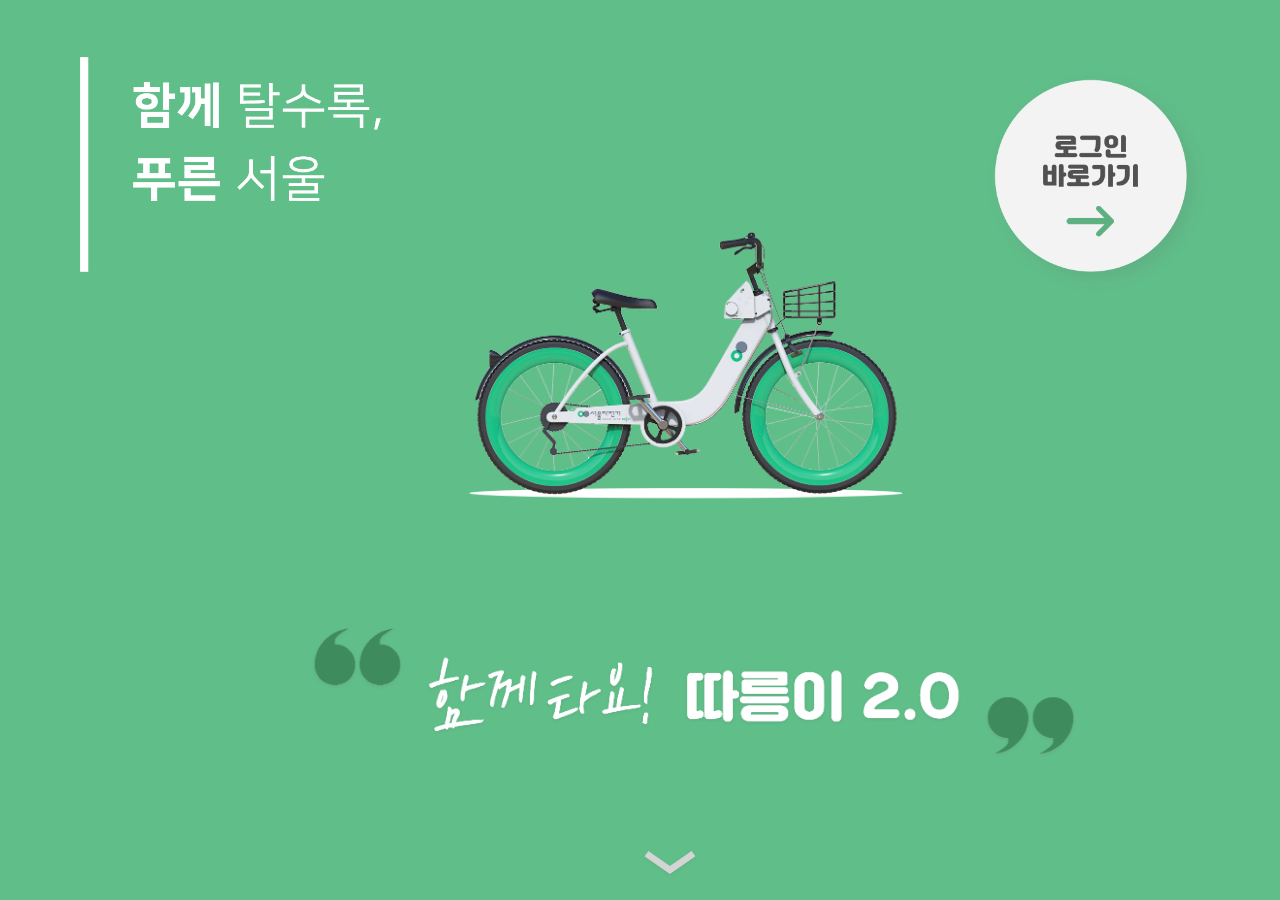
<file: bike_draw.html>
<!DOCTYPE html>
<html lang="en">
<head>
    <meta charset="UTF-8">
    <meta name="viewport" content="width=device-width, initial-scale=1.0">
    <meta http-equiv="X-UA-Compatible" content="ie=edge">
    <link rel="shortcut icon" href="./picture/favicon.ico" type="image/x-icon" />
    <link rel="icon" href="./picture/favicon.ico" type="image/x-icon" />
    <link rel="stylesheet" href="./css/bike_draw.css">
    <title>함께타요 따릉이 2.0</title>
</head>
<body class="font-nanum-square bike_draw">
    <div>
        <img src="./picture/함께탈수록,푸른성울.png" class="seoul">
        <img src="./picture/함께타요따릉이.png" class="together">
        <a href="./login.html" class="login-icon"><img src="./picture/login-icon.png"></a>
        <img src="./picture/bike.png" class="bike">
        <a href="./login.html"><img src="./picture/bottom-icon.png" class="bottom-icon"></a>
    </div>
</body>
</html>
</file>
<file: css/bike_draw.css>
.bike_draw {
  background-color: #60be89;
  width: 100%;
  height: 500px;
}
.seoul {
  /*border : 1px dotted black;*/
  width: 326.25px;
  height: 237.75px;
  position: absolute;
  top: 5%;
  left: 5%;
}
.login-icon > img {
  /*border : 1px dotted black;*/
  width: 237.75px;
  height: 237.75px;
  position: absolute;
  top: 7%;
  right: 5%;
  z-index: 1;
}
.bike {
  /*border : 1px dotted black;*/
  width: 450px;
  position: absolute;
  top: 25%;
  left: 36%;
}
.together {
  /*border : 1px dotted black;*/
  width: 800px;
  position: absolute;
  top: 65%;
  left: 23%;
  z-index: 1;
}
.bottom-icon {
  /*border : 1px dotted black;*/
  width: 60px;
  height: 32px;
  position: absolute;
  bottom: 20px;
  left: 50%;
}
</file>
